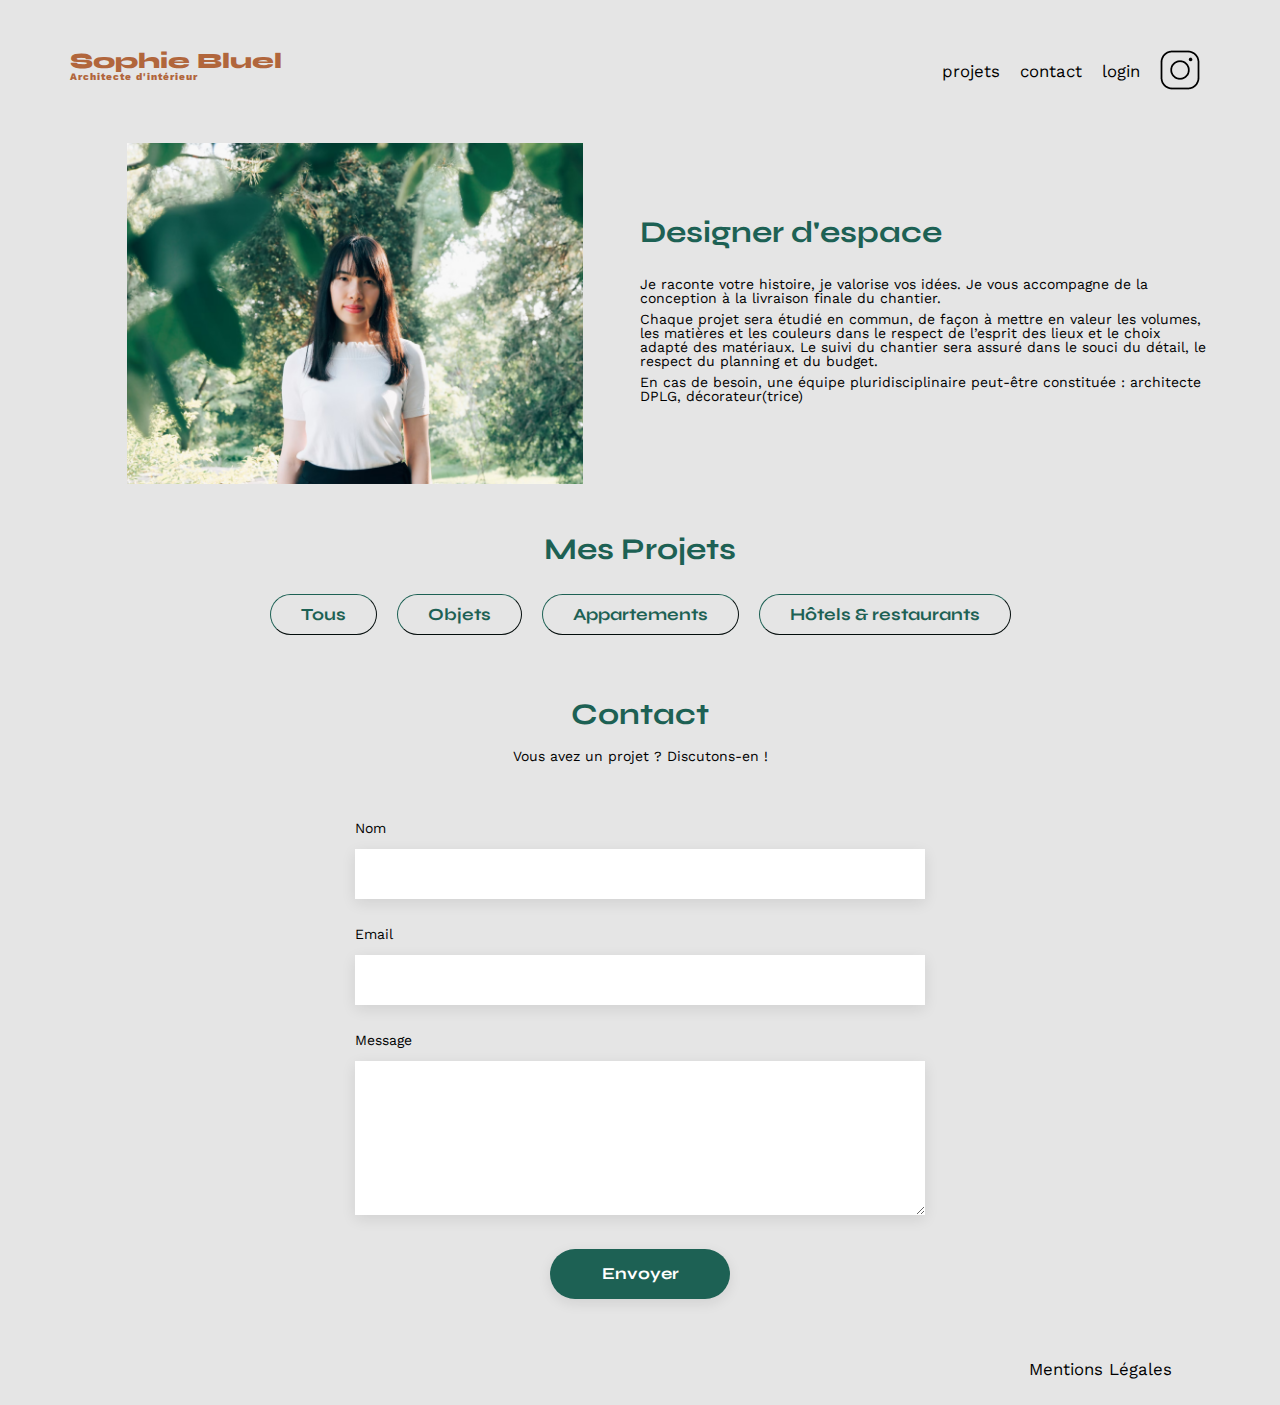
<file: index.html>
<!DOCTYPE html>
<html lang="fr">

<head>
	<meta charset="UTF-8">
	<title>Sophie Bluel - Architecte d'intérieur</title>
	<meta name="viewport" content="width=device-width, initial-scale=1.0">
	<link rel="preconnect" href="https://fonts.googleapis.com">
	<link rel="preconnect" href="https://fonts.gstatic.com" crossorigin>
	<link href="https://fonts.googleapis.com/css2?family=Syne:wght@700;800&family=Work+Sans&display=swap"
		rel="stylesheet">
	<link rel="stylesheet"
		href="https://fonts.googleapis.com/css2?family=Material+Symbols+Outlined:opsz,wght,FILL,GRAD@20..48,100..700,0..1,-50..200" />
	<meta name="description" content="">
	<link rel="stylesheet" href="./assets/style.css">
	<link href="login.html">
</head>

<body>
	<section id="div1" class="js"></section>
	<header>
		<h1>Sophie Bluel <span>Architecte d'intérieur</span></h1>
		<nav>
			<ul>
				<li><a href="index.html">projets</a></li>
				<li><a href="#">contact</a></li>
				<li><a href="login.html" id="loginout">login</a></li>
				<li><img src="./assets/icons/instagram.png" alt="Instagram"></li>
			</ul>
		</nav>
	</header>
	<main>
		<section id="introduction">
			<figure>
				<img src="./assets/images/sophie-bluel.png" alt="">
			</figure>
			<article>
				<h2>Designer d'espace</h2>
				<p>Je raconte votre histoire, je valorise vos idées. Je vous accompagne de la conception à la livraison
					finale du chantier.</p>
				<p>Chaque projet sera étudié en commun, de façon à mettre en valeur les volumes, les matières et les
					couleurs dans le respect de l’esprit des lieux et le choix adapté des matériaux. Le suivi du
					chantier sera assuré dans le souci du détail, le respect du planning et du budget.</p>
				<p>En cas de besoin, une équipe pluridisciplinaire peut-être constituée : architecte DPLG,
					décorateur(trice)</p>
			</article>
		</section>
		<div id="div2"></div>
		<section id="portfolio">
			<div id="group1">
			<h2>Mes Projets</h2>
			<div id="div3">

				<!--Création de la première modale-->

				<a href="#modal1" class="js-modal" id="btn-modal"></a>
				<aside id="modal1" class="modal" aria-hidden="true" role="dialog" aria-labelledby="titlemodal"
					style="display: none;">
					<div class="modal-content js-modal-stop" id="">
						<input type="image" src="assets/icons/close.png" class="js-modal-close">
						<h3 id="titlemodal">Galerie photo</h3>
						<p class="list-galerie"></p>
						<input type="button" value="Ajouter une photo" href="#modal2" class="js-modal2" id="btn-modal">
						</input>
						<button id="btn-supp-gal">Supprimer la galerie</button>
					</div>
				</aside>

				<!--Création de la deuxième modale-->

				<aside id="modal2" class="modal" aria-hidden="true " role="dialog" aria-labelledby="titlemodal2"
					style="display: none;">
					<div class="modal2-content js-modal2-stop">
						<div class="btn-modal2">
							<input type="image" src="assets/icons/back.png" class="js-modal2-back" id="btn-back">
							<input type="image" src="assets/icons/close.png" class="js-modal2-close">
						</div>
						<h3 id="titlemodal2">Ajout photo</h3>
						<form enctype='multipart/form-data' action="" method="post" id="form-add" name="form-add">
							<div class="img-add">
								<img id="logo" src="assets/icons/picture.png" alt="">
								<input type="file" accept=".png, .jpg" id="img-upload" name="imageUrl" hidden required>
								<label for="img-upload" id="btn-img-upload">+ Ajouter photo</label>
								<p id="p" >jpg, png : 4mo</p>
							</div>
							<label for="title">Titre</label>
							<input type="text" id="title" name="title" required>
							<label for="category">Catégorie</label>
							<select name="category" id="chose-cat" required>
								<option selected ></option>
								<option value=1>Objet</option>
								<option value=2>Appartement</option>
								<option value=3>Hotel & Restaurant</option>
							<input type="submit" value="Valider" id="valid">
						</form>
					</div>
				</aside>

			</div>
		</div>
			<div class="categories">
				<button class="btn-tous">Tous</button>
				<button class="btn-objets">Objets</button>
				<button class="btn-appartements">Appartements</button>
				<button class="btn-hotels-restaurants">Hôtels & restaurants</button>
			</div>
			<div class="gallery">
				<!-- Liste des projets de l'architecte -->
			</div>
		</section>
		<section id="contact">
			<h2>Contact</h2>
			<p>Vous avez un projet ? Discutons-en !</p>
			<form action="#" method="post">
				<label for="name">Nom</label>
				<input type="text" name="name" id="name">
				<label for="email">Email</label>
				<input type="email" name="email" id="email">
				<label for="message">Message</label>
				<textarea name="message" id="message" cols="30" rows="10"></textarea>
				<input type="submit" value="Envoyer">
			</form>
		</section>
	</main>

	<footer>
		<nav>
			<ul>
				<li>Mentions Légales</li>
			</ul>
		</nav>
	</footer>
	<script type="module" src="app.js/works.js"></script>
	<script type="module" src="app.js/modal.js"></script>
</body>
</html>
</file>
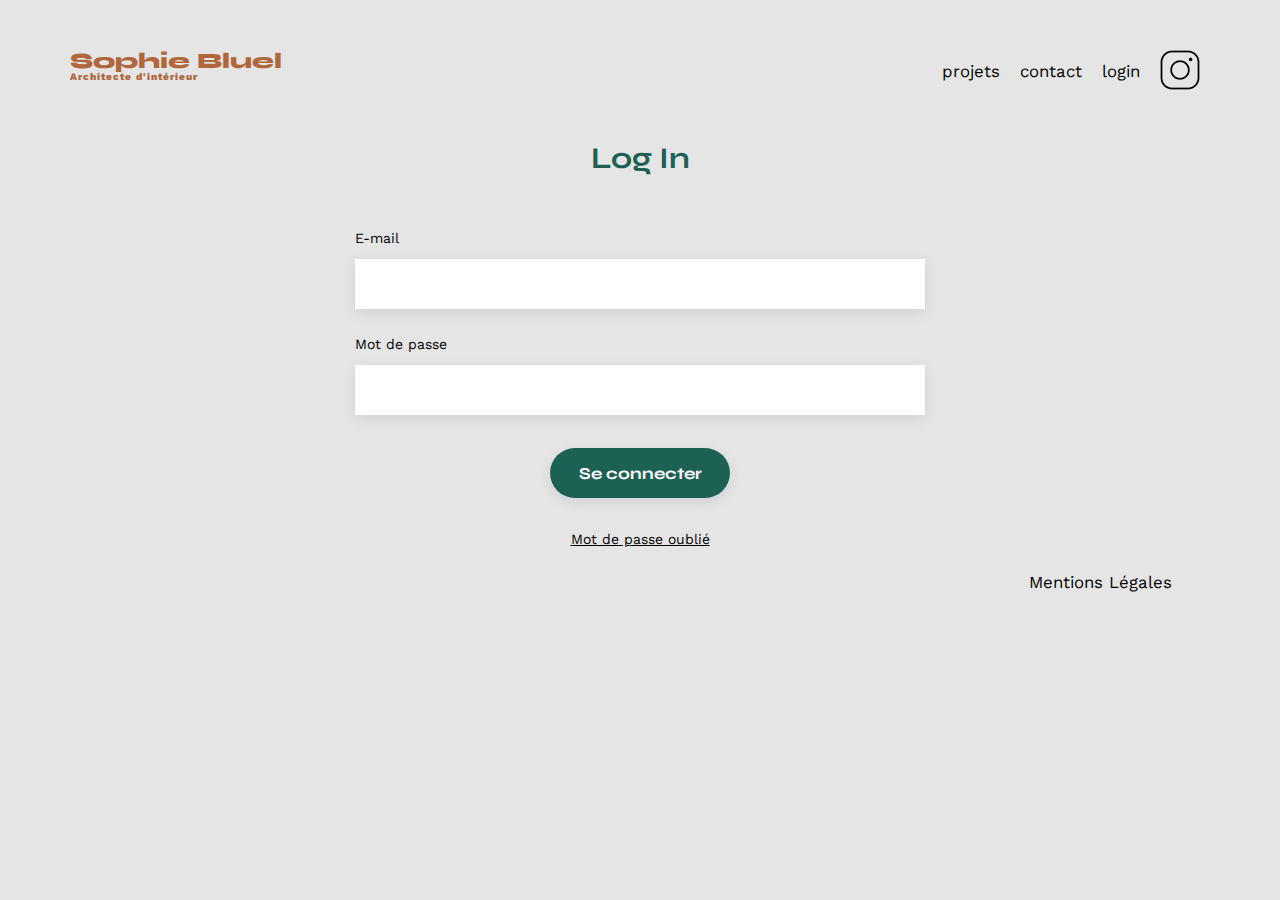
<file: login.html>
<!DOCTYPE html>
<html lang="fr">

<head>
	<meta charset="UTF-8">
	<title>Sophie Bluel - Architecte d'intérieur</title>
	<meta name="viewport" content="width=device-width, initial-scale=1.0">
	<link rel="preconnect" href="https://fonts.googleapis.com">
	<link rel="preconnect" href="https://fonts.gstatic.com" crossorigin>
	<link href="https://fonts.googleapis.com/css2?family=Syne:wght@700;800&family=Work+Sans&display=swap"
		rel="stylesheet">
	<meta name="description" content="">
	<link rel="stylesheet" href="./assets/style.css">
    <link href="index.html">
</head>

<body>
	<header>
		<h1>Sophie Bluel <span>Architecte d'intérieur</span></h1>
		<nav>
			<ul>
				<li><a href="index.html">projets</a></li>
				<li><a href="#">contact</a></li>
				<li><a href="login.html">login</a></li>
				<li><img src="./assets/icons/instagram.png" alt="Instagram"></li>
			</ul>
		</nav>
	</header>

    <main>
		<section id="log-in">
		<h2>Log In</h2>

        <form action="" method="post" id="loginform">
            <label for="email">E-mail</label>
            <input type="email" id="email" required>
            <label for="password">Mot de passe</label>
            <input type="password" id="password" required>
			<input type="submit" value="Se connecter" id="connect">			
        </form>
		<a href="#" id="mdp-oublie">Mot de passe oublié</a>
		</section>
    </main>

	<footer>
		<nav>
			<ul>
				<li>Mentions Légales</li>
			</ul>
		</nav>
	</footer>

	<script type="module" src="app.js/user.js"></script>
</body>

</html>
</file>
<file: assets/style.css>
/* http://meyerweb.com/eric/tools/css/reset/
   v2.0 | 20110126
   License: none (public domain)
*/
html, body, div, span, applet, object, iframe,
h1, h2, h3, h4, h5, h6, p, blockquote, pre,
a, abbr, acronym, address, big, cite, code,
del, dfn, em, img, ins, kbd, q, s, samp,
small, strike, strong, sub, sup, tt, var,
b, u, i, center,
dl, dt, dd, ol, ul, li,
fieldset, form, label, legend,
table, caption, tbody, tfoot, thead, tr, th, td,
article, aside, canvas, details, embed,
figure, figcaption, footer, header, hgroup,
menu, nav, output, ruby, section, summary,
time, mark, audio, video {
	margin: 0;
	padding: 0;
	border: 0;
	font-size: 100%;
	font: inherit;
	vertical-align: baseline;
	background-color: #E5E5E5;
}
/* HTML5 display-role reset for older browsers */
article, aside, details, figcaption, figure,
footer, header, hgroup, menu, nav, section {
	display: block;
}
body {
	line-height: 1;
}
ol, ul {
	list-style: none;
}
blockquote, q {
	quotes: none;
}
blockquote:before, blockquote:after,
q:before, q:after {
	content: '';
	content: none;
}
table {
	border-collapse: collapse;
	border-spacing: 0;
}
/** end reset css**/
body {
	max-width: 1140px;
	margin:auto;
	font-family: 'Work Sans' ;
	font-size: 14px;
}
header {
	display: flex;
	justify-content: space-between;
	margin: 50px 0
}
section {
	margin: 50px 0
}

h1{
	display: flex;
	flex-direction: column;
	font-family: 'Syne';
	font-size: 22px;
	font-weight: 800;
	color: #B1663C
}

h1 > span {
	font-family: 'Work Sans';
	font-size:10px;
	letter-spacing: 0.1em;
;
}

h2{
	font-family: 'Syne';
	font-weight: 700;
	font-size: 30px;
	color: #1D6154
}
nav ul {
	display: flex;
	align-items: center;
	list-style-type: none;
}
nav li {
	padding: 0 10px;
	font-size: 1.2em;
}

nav li a {
	text-decoration: none;
	color: black;
}

li a:hover {
	color: #B1663C;
}
#introduction {
	display: flex;
	align-items: center;
}
#introduction figure {
	flex: 1
}
#introduction img {
	display: block;
	margin: auto;
	width: 80%;
}

#introduction article {
	flex: 1
}
#introduction h2 {
	margin-bottom: 1em;
}

#introduction p {
	margin-bottom: 0.5em;
}
#portfolio h2 {
	text-align: center;
	margin-bottom: 1em;
}

.categories {
	display: flex;
	justify-content: center;
	gap: 20px;
	margin-bottom: 1em;
}

.categories button {
	background-color: #E5E5E5;
	border-color: #1D6154;
	border-width: thin;
	border-radius: 60px;
	padding: 9px 30px;
	font-family: 'Syne';
	font-weight: 700;
	font-size: 17px;	
	color: #1D6154;
}

.categories button:focus {
	background-color: #1D6154;
	color: #E5E5E5;
}

.gallery {
	width: 100%;
	display: grid;
	grid-template-columns: 1fr 1fr 1fr;
	grid-column-gap: 20px;
	grid-row-gap: 20px;
}

.gallery img {
	width: 100%;

}
#log-in, #contact {
	width: 50%;
	margin: auto;
}
#log-in > *, #contact > * {
	text-align: center;

}
#log-in h2, #contact h2{
	margin-bottom: 20px;
}
#log-in form, #contact form {
	text-align: left;
	margin-top:30px;
	display: flex;
	flex-direction: column;
}

#log-in input, #contact input{
	height: 50px;
	font-size: 1.2em;
	border: none;
	box-shadow: 0px 4px 14px rgba(0, 0, 0, 0.09);
}
#log-in label, #contact label {
	margin: 2em 0 1em 0;
}
#log-in textarea, #contact textarea {
	border: none;
	box-shadow: 0px 4px 14px rgba(0, 0, 0, 0.09);
}

input[type="submit"], input[type="button"]{
	font-family: 'Syne';
	font-weight: 700;
	color: white;
	background-color: #1D6154;
	margin : 2em auto ;
	width: 180px;
	text-align: center;
	border-radius: 60px ;
}

#valid {
	background-color: #A7A7A7;
}

footer nav ul {
	display: flex;
	justify-content: flex-end;
	margin: 2em
}

#mdp-oublie {
	color: black;
	display: flex;
	flex-direction: column;
}

/* Création du style de la modale */
* {box-sizing: border-box;}


.modal {
	overflow: auto;
	position: fixed;
	display: flex;
	align-items: center;
	justify-content: center;
	top: 0;
	left: 0;
	width: 100%;
	height: 100%;
	background: rgba(0, 0, 0, 0.3 );
}

.js-modal, .js-modal2{
	text-decoration: none;
	color: black;
	cursor: pointer;
}

.modal-content, .modal2-content {
	width: 630px;
	min-width: 530px;
	max-width: calc(100vw - 20px);
	height: 730px;
	background-color: white;
	padding: 20px;
	border-radius: 10px;
	display: flex;
	flex-direction: column;
	align-items: center;
}

.js-modal-close {
	align-self: flex-end;
}

.modal-content h3, .modal2-content h3 {
	font-size: 26px;
	font-weight: 400;
	background-color: white;
	margin: 10px;
}

.modal-content p, .modal2-content p {
	background-color: white;
	border-bottom: 1px solid #B3B3B3;
	padding: 5% 7%;
}

.js-modal2{
	font-size: 14px;
	border: none;
	width: 240px;
	padding: 20px;
}

#btn-supp-gal {
	color: #D65353;
	font-family: 'Syne';
	border: none;
	background-color: white;
}

#form-add {
	height: 100%;
	display: flex;
	flex-direction: column;
	justify-content: space-around;
	background-color: white;
	padding: 0px 100px;
}

label[for="title"], label[for="category"] {
	background-color: white;
}

#title {
	box-shadow: 0px 4px 14px rgba(0, 0, 0, 0.09);
	width: 100%;
}

#chose-cat {
	width: 420px;
	height: 51px;
	border: none;
	background-color: white;
	box-shadow: 0px 4px 14px rgba(0, 0, 0, 0.09);
}

.modal2-content input{
	font-size: 14px;
	border: none;
	padding: 20px;
}

.btn-modal2 {
	display: flex;
	justify-content: space-between;
	width: 100%;
	background-color: white;
}

.js-modal2-close {
	background-color: white;
	border: none;
}

.img-add {
	height: 200px;
	display: flex;
	flex-direction: column;
	align-items: center;
	justify-content: space-around;
	background-color: #E8F1F6;
	margin: 20px 0px;
	border-radius: 3px;
}

label[for="img-upload"] {
	font-family: 'Work Sans';
	color: #306685;
	text-align: center;
	background: #CBD6DC;
	border-radius: 50px;
	padding: 10px 30px;
	cursor: pointer;
}

.img-add img {
	background-color: #E8F1F6;
}

.img-add p {
	font-size: 10px;
	color: #444444;
	background-color: #E8F1F6;
	border: none;
	padding: 0;
}
</file>
